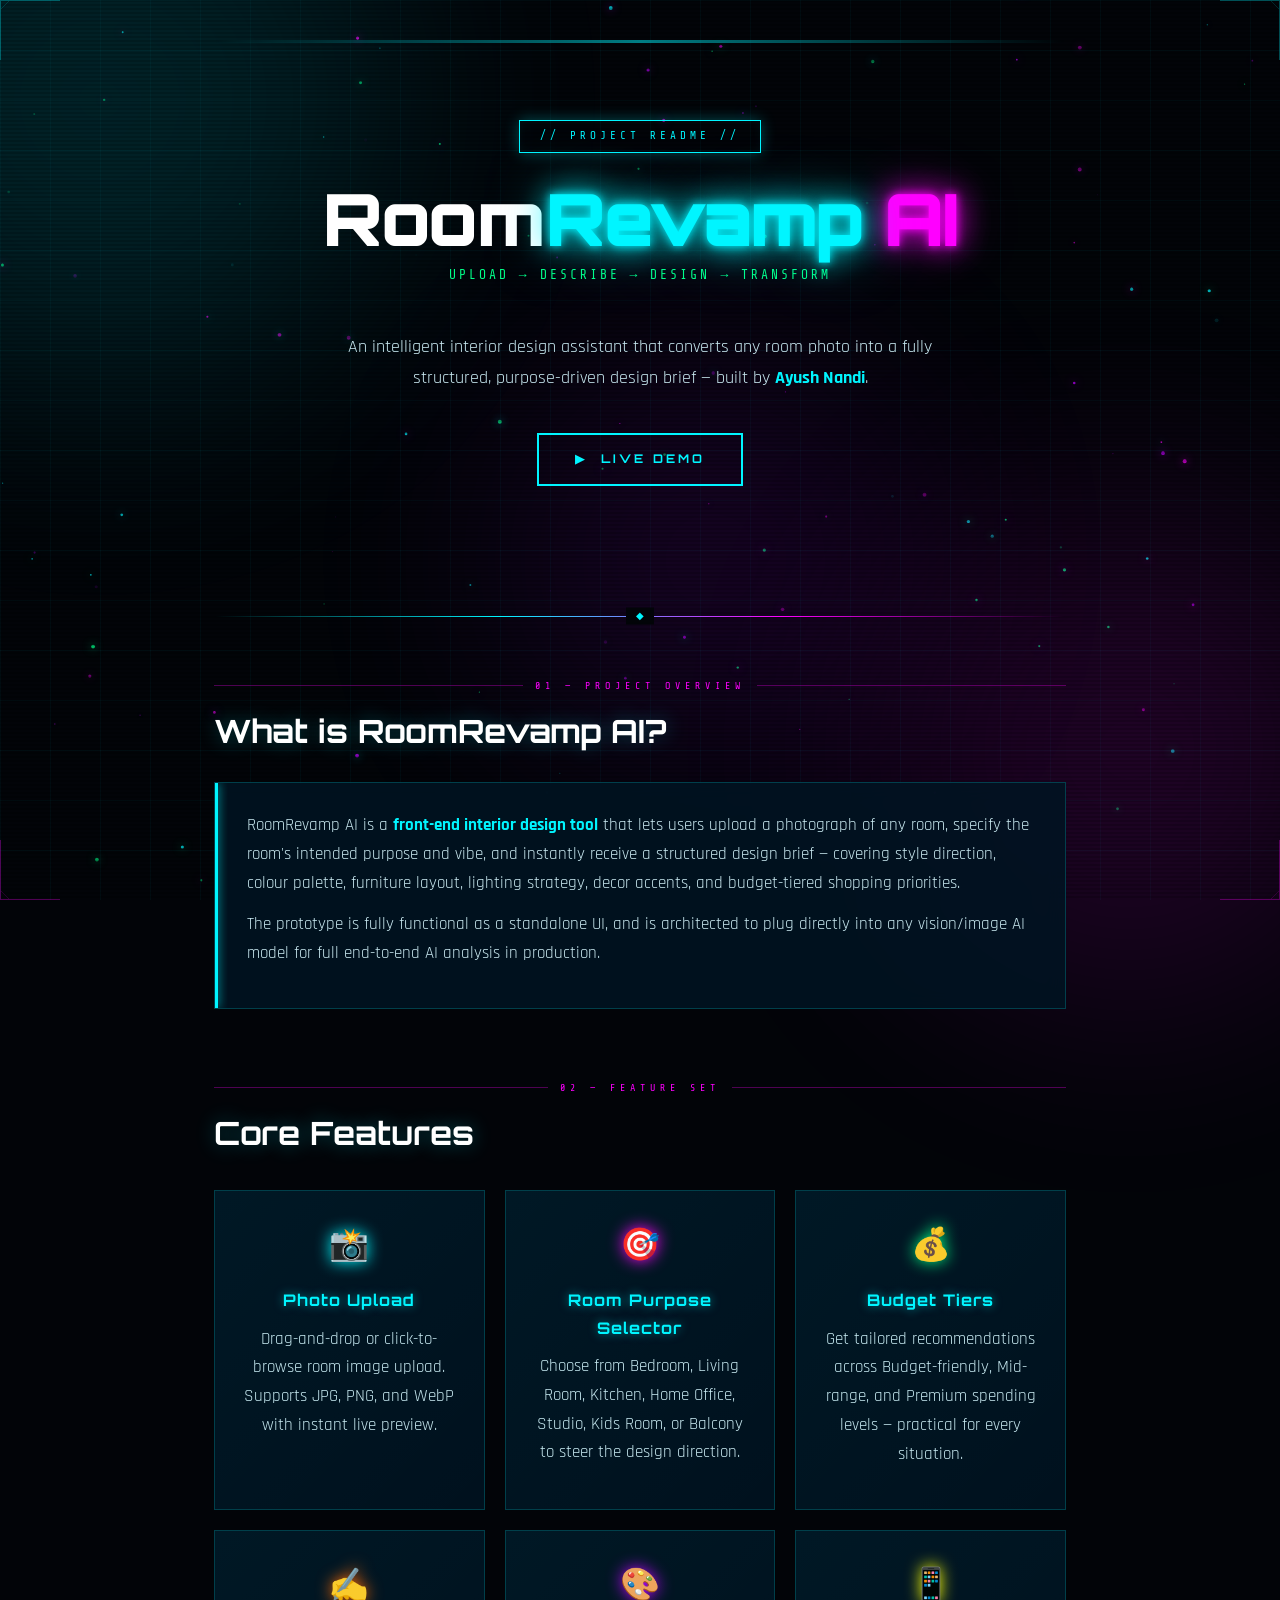
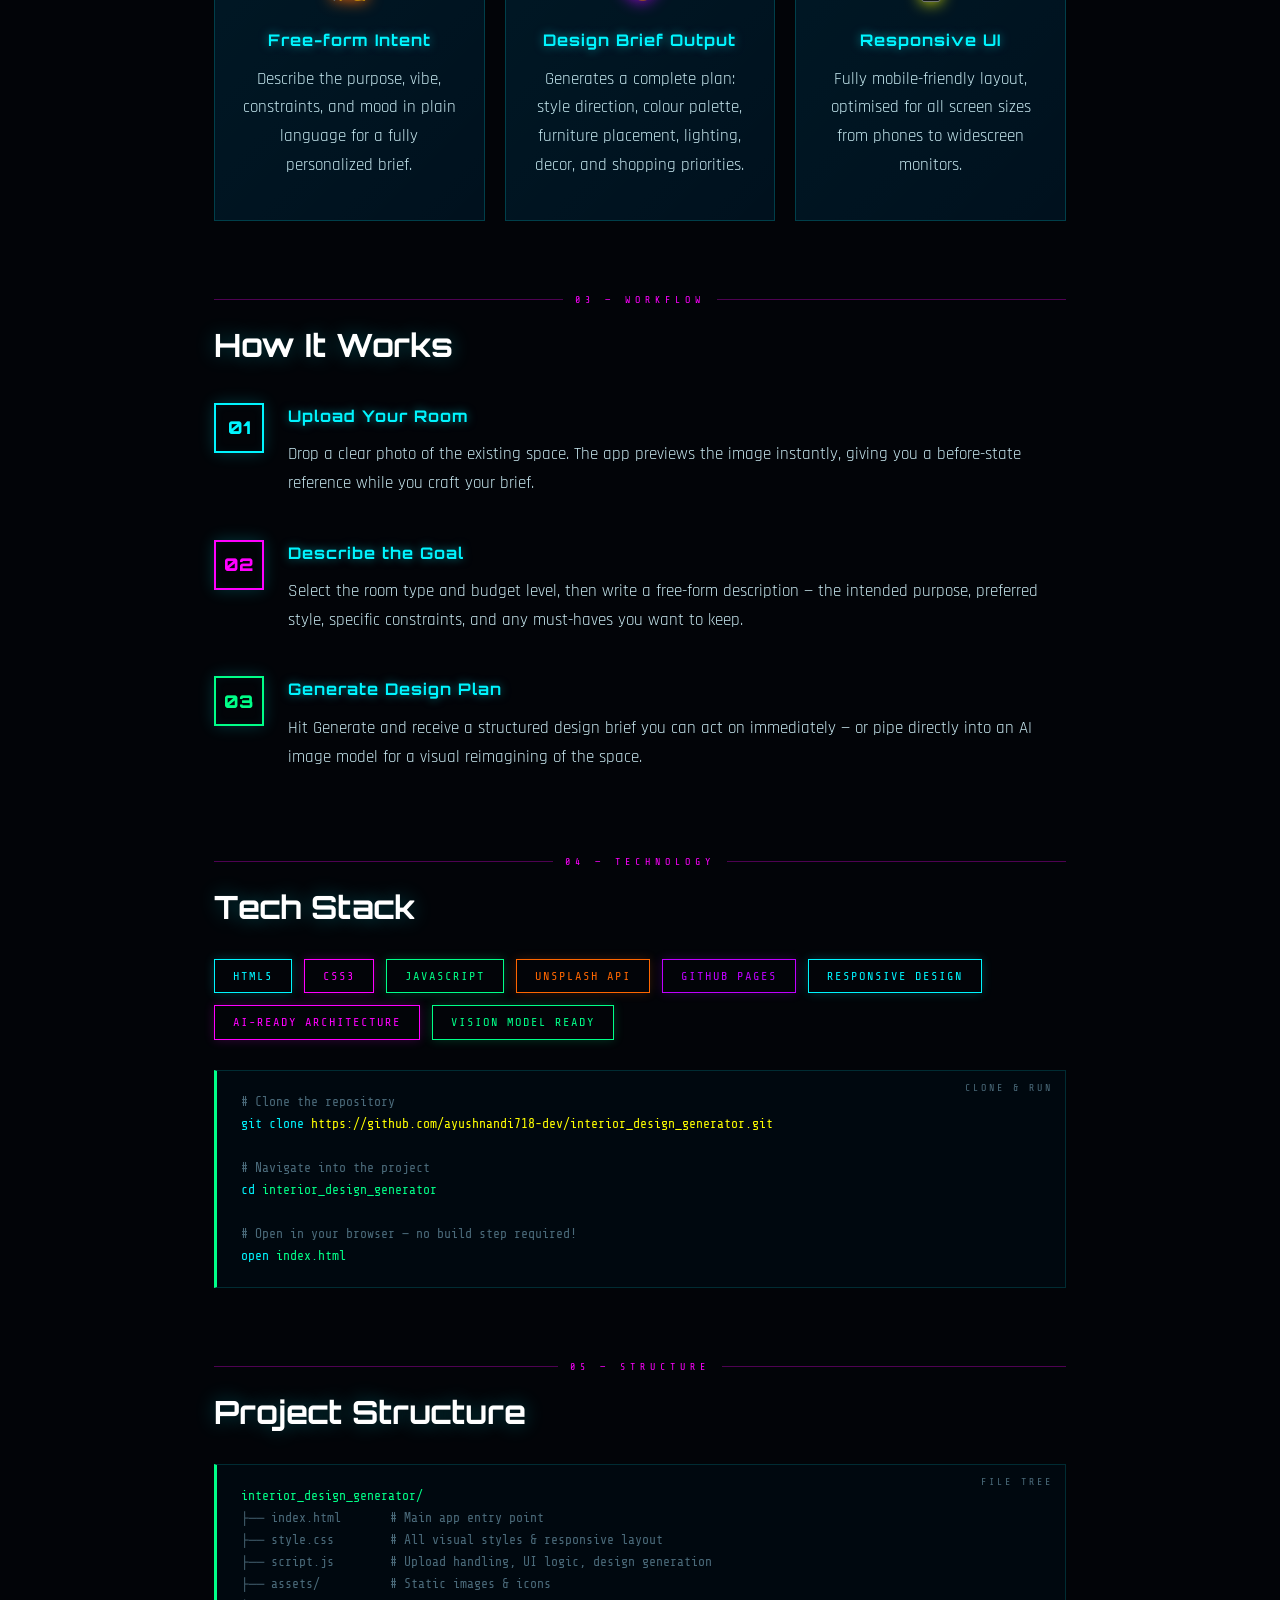
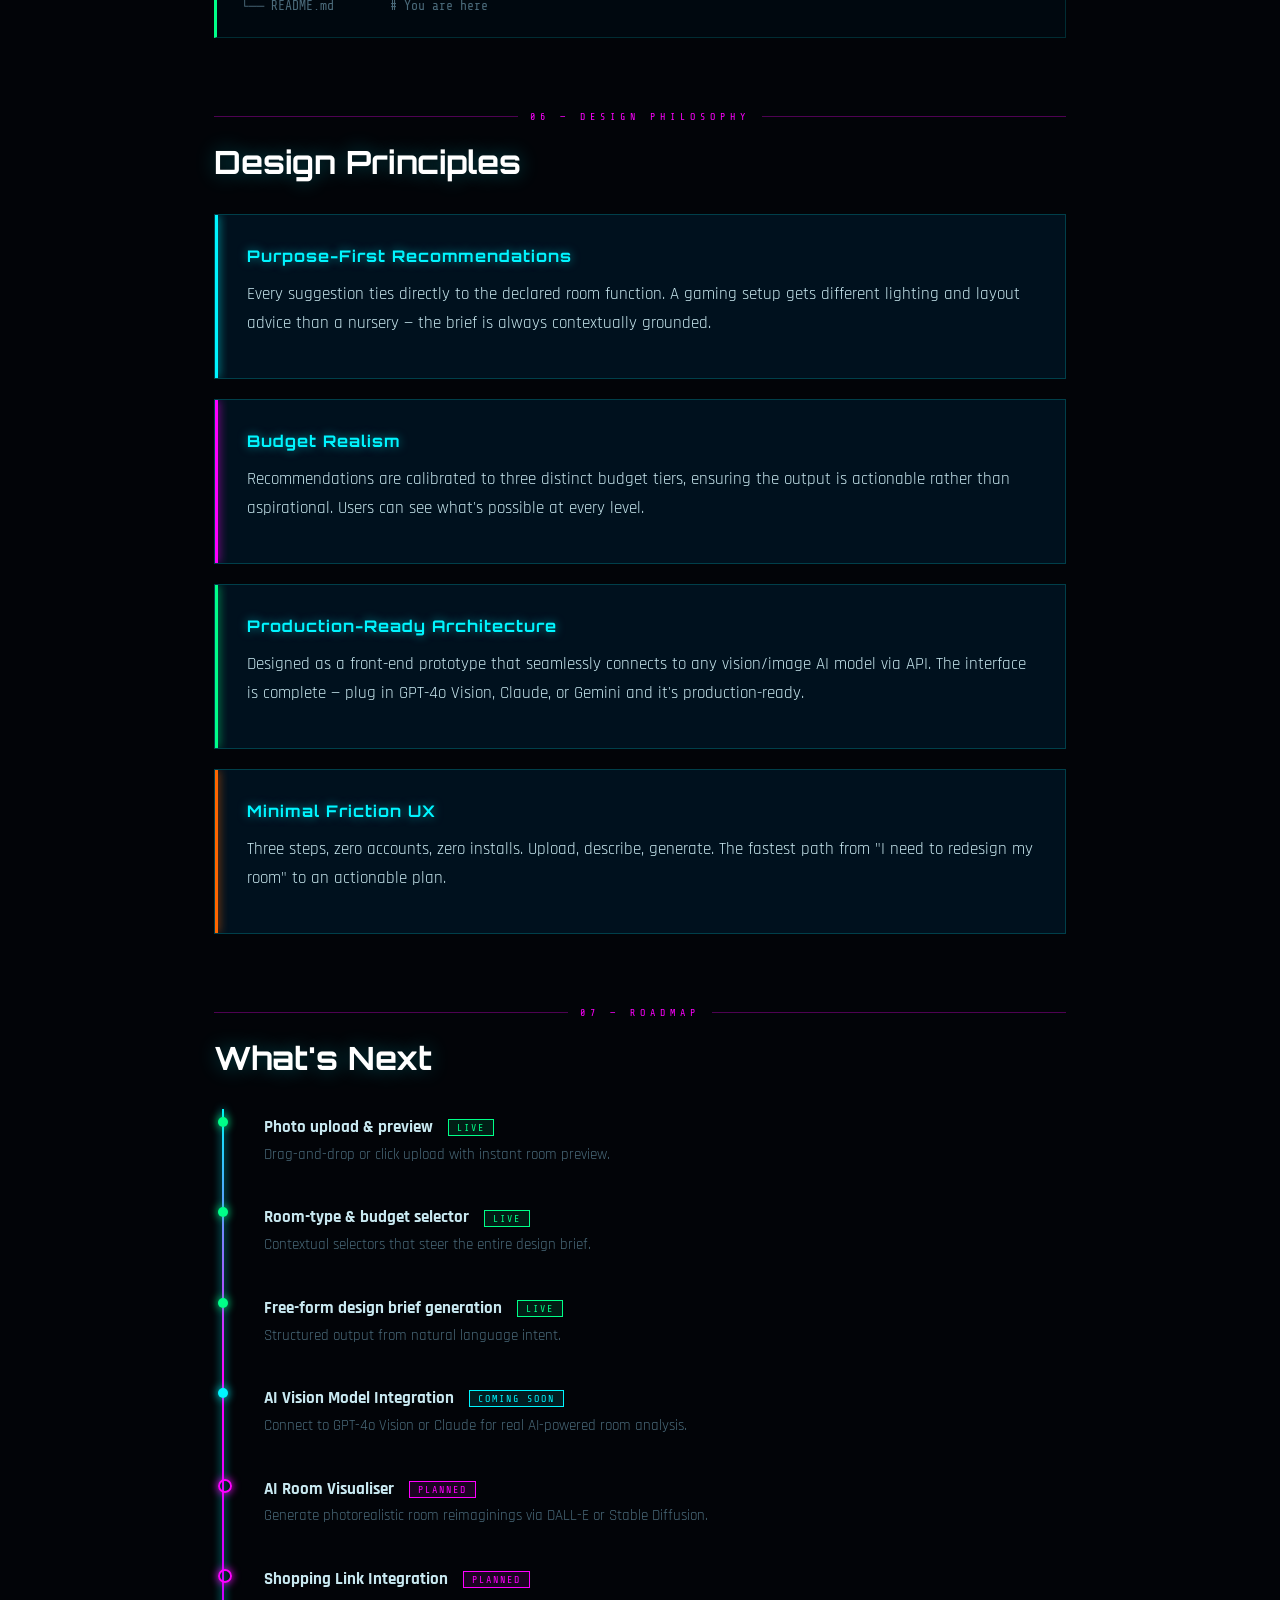
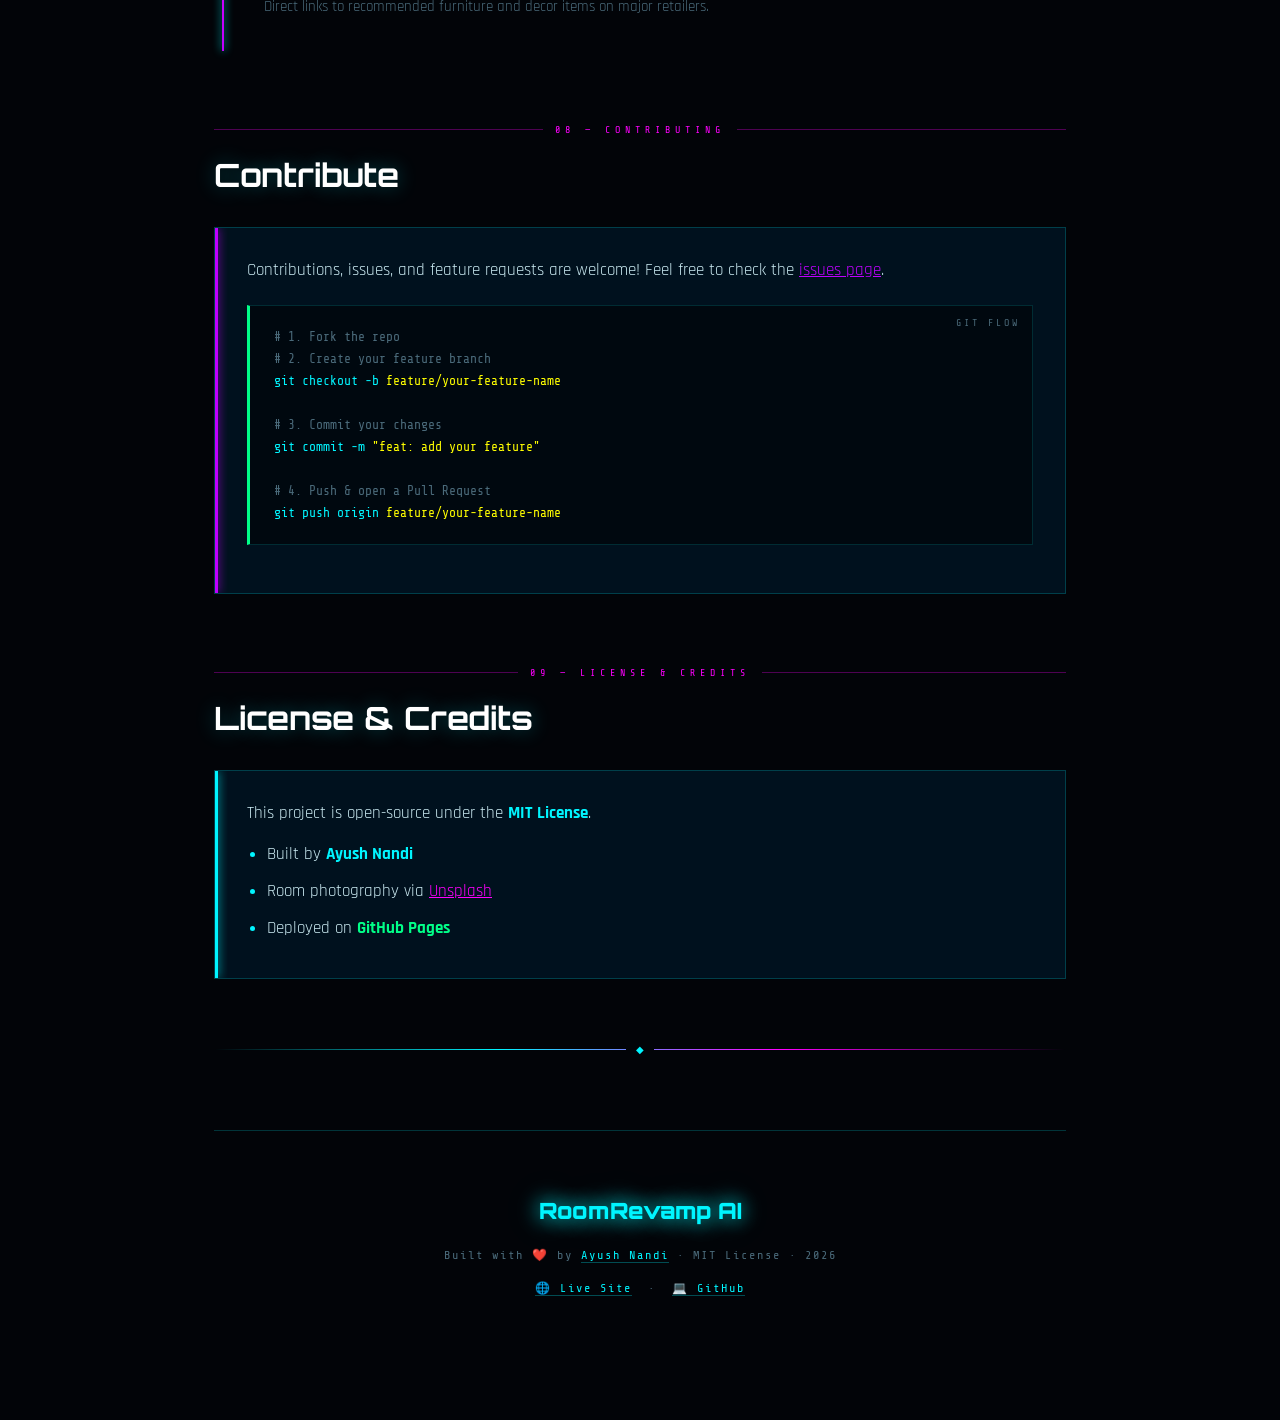
<file: readme.html>
<!DOCTYPE html>
<html lang="en">
<head>
<meta charset="UTF-8">
<meta name="viewport" content="width=device-width, initial-scale=1.0">
<title>RoomRevamp AI — README</title>
<link href="https://fonts.googleapis.com/css2?family=Orbitron:wght@400;700;900&family=Share+Tech+Mono&family=Rajdhani:wght@300;400;600&display=swap" rel="stylesheet">
<style>
  :root {
    --neon-cyan: #00f5ff;
    --neon-pink: #ff00ff;
    --neon-green: #00ff88;
    --neon-orange: #ff6600;
    --neon-purple: #bf00ff;
    --neon-yellow: #ffff00;
    --bg: #020408;
    --bg2: #050d14;
    --grid: rgba(0,245,255,0.04);
    --card-bg: rgba(0,20,35,0.85);
    --border: rgba(0,245,255,0.2);
    --text: #c8e8f0;
    --dim: #4a6a7a;
  }

  * { margin:0; padding:0; box-sizing:border-box; }

  html { scroll-behavior: smooth; }

  body {
    background: var(--bg);
    color: var(--text);
    font-family: 'Rajdhani', sans-serif;
    font-size: 17px;
    line-height: 1.7;
    overflow-x: hidden;
  }

  /* ── GRID BACKGROUND ── */
  body::before {
    content: '';
    position: fixed; inset: 0;
    background-image:
      linear-gradient(var(--grid) 1px, transparent 1px),
      linear-gradient(90deg, var(--grid) 1px, transparent 1px);
    background-size: 50px 50px;
    z-index: 0;
    pointer-events: none;
    animation: gridShift 20s linear infinite;
  }

  @keyframes gridShift {
    0%   { background-position: 0 0; }
    100% { background-position: 50px 50px; }
  }

  /* ── SCANLINES ── */
  body::after {
    content: '';
    position: fixed; inset: 0;
    background: repeating-linear-gradient(
      0deg,
      transparent,
      transparent 2px,
      rgba(0,0,0,0.15) 2px,
      rgba(0,0,0,0.15) 4px
    );
    z-index: 0;
    pointer-events: none;
  }

  /* ── AMBIENT GLOWS ── */
  .ambient {
    position: fixed;
    border-radius: 50%;
    filter: blur(120px);
    opacity: 0.12;
    pointer-events: none;
    z-index: 0;
  }
  .ambient-1 { width:600px; height:600px; background:var(--neon-cyan); top:-200px; left:-200px; animation: drift1 12s ease-in-out infinite alternate; }
  .ambient-2 { width:500px; height:500px; background:var(--neon-pink); bottom:-100px; right:-100px; animation: drift2 15s ease-in-out infinite alternate; }
  .ambient-3 { width:400px; height:400px; background:var(--neon-purple); top:40%; left:40%; animation: drift3 18s ease-in-out infinite alternate; }

  @keyframes drift1 { to { transform: translate(80px, 60px); opacity:0.18; } }
  @keyframes drift2 { to { transform: translate(-60px, -80px); opacity:0.15; } }
  @keyframes drift3 { to { transform: translate(-100px, 80px); opacity:0.08; } }

  /* ── LAYOUT ── */
  .wrapper {
    position: relative;
    z-index: 1;
    max-width: 900px;
    margin: 0 auto;
    padding: 40px 24px 80px;
  }

  /* ── HERO ── */
  .hero {
    text-align: center;
    padding: 80px 0 60px;
    position: relative;
  }

  .hero-badge {
    display: inline-block;
    font-family: 'Share Tech Mono', monospace;
    font-size: 11px;
    letter-spacing: 4px;
    color: var(--neon-cyan);
    border: 1px solid var(--neon-cyan);
    padding: 6px 20px;
    margin-bottom: 28px;
    text-transform: uppercase;
    animation: badgePulse 3s ease-in-out infinite;
    box-shadow: 0 0 15px rgba(0,245,255,0.3), inset 0 0 10px rgba(0,245,255,0.05);
  }

  @keyframes badgePulse {
    0%, 100% { box-shadow: 0 0 15px rgba(0,245,255,0.3), inset 0 0 10px rgba(0,245,255,0.05); }
    50%       { box-shadow: 0 0 30px rgba(0,245,255,0.6), inset 0 0 20px rgba(0,245,255,0.1); }
  }

  .hero h1 {
    font-family: 'Orbitron', sans-serif;
    font-size: clamp(2.4rem, 7vw, 4.5rem);
    font-weight: 900;
    line-height: 1.05;
    letter-spacing: -1px;
    margin-bottom: 8px;
  }

  .hero h1 .word-room { color: #fff; }
  .hero h1 .word-revamp {
    color: var(--neon-cyan);
    text-shadow:
      0 0 10px var(--neon-cyan),
      0 0 30px var(--neon-cyan),
      0 0 60px rgba(0,245,255,0.5);
    animation: flicker 5s infinite;
  }
  .hero h1 .word-ai {
    color: var(--neon-pink);
    text-shadow:
      0 0 10px var(--neon-pink),
      0 0 30px var(--neon-pink),
      0 0 60px rgba(255,0,255,0.4);
  }

  @keyframes flicker {
    0%,100% { opacity:1; }
    92%      { opacity:1; }
    93%      { opacity:0.6; }
    94%      { opacity:1; }
    96%      { opacity:0.8; }
    97%      { opacity:1; }
  }

  .hero-sub {
    font-family: 'Share Tech Mono', monospace;
    font-size: 13px;
    color: var(--neon-green);
    letter-spacing: 3px;
    text-transform: uppercase;
    margin-bottom: 36px;
    animation: typeIn 2s steps(40) both;
    overflow: hidden;
    white-space: nowrap;
    display: inline-block;
    max-width: 100%;
  }

  @keyframes typeIn {
    from { width: 0; }
    to   { width: 100%; }
  }

  .hero-desc {
    font-size: 18px;
    color: var(--text);
    max-width: 600px;
    margin: 0 auto 40px;
    opacity: 0;
    animation: fadeUp 1s 0.8s ease both;
  }

  @keyframes fadeUp {
    from { opacity:0; transform:translateY(20px); }
    to   { opacity:1; transform:translateY(0); }
  }

  /* ── BUTTON ── */
  .btn-neon {
    display: inline-block;
    font-family: 'Orbitron', sans-serif;
    font-size: 12px;
    font-weight: 700;
    letter-spacing: 3px;
    text-transform: uppercase;
    text-decoration: none;
    padding: 14px 36px;
    border: 2px solid var(--neon-cyan);
    color: var(--neon-cyan);
    background: transparent;
    position: relative;
    overflow: hidden;
    cursor: pointer;
    transition: color 0.3s;
    animation: fadeUp 1s 1.2s ease both;
  }
  .btn-neon::before {
    content: '';
    position: absolute; inset: 0;
    background: var(--neon-cyan);
    transform: translateX(-100%);
    transition: transform 0.3s ease;
    z-index: -1;
  }
  .btn-neon:hover { color: #000; }
  .btn-neon:hover::before { transform: translateX(0); }

  /* ── DIVIDER ── */
  .neon-divider {
    height: 1px;
    background: linear-gradient(90deg, transparent, var(--neon-cyan), var(--neon-pink), transparent);
    margin: 60px 0;
    position: relative;
    animation: dividerSweep 4s ease-in-out infinite;
  }
  @keyframes dividerSweep {
    0%,100% { opacity:0.4; }
    50%      { opacity:1; }
  }
  .neon-divider::after {
    content: '◆';
    position: absolute;
    left: 50%;
    top: 50%;
    transform: translate(-50%, -50%);
    color: var(--neon-cyan);
    font-size: 10px;
    background: var(--bg);
    padding: 0 10px;
    animation: rotateDiamond 6s linear infinite;
  }
  @keyframes rotateDiamond { to { transform: translate(-50%, -50%) rotate(360deg); } }

  /* ── SECTION HEADING ── */
  .section-label {
    font-family: 'Share Tech Mono', monospace;
    font-size: 10px;
    letter-spacing: 5px;
    color: var(--neon-pink);
    text-transform: uppercase;
    margin-bottom: 10px;
    display: flex;
    align-items: center;
    gap: 12px;
  }
  .section-label::before, .section-label::after {
    content: '';
    flex: 1;
    height: 1px;
    background: var(--neon-pink);
    opacity: 0.3;
  }

  h2 {
    font-family: 'Orbitron', sans-serif;
    font-size: clamp(1.3rem, 3.5vw, 2rem);
    font-weight: 700;
    color: #fff;
    text-shadow: 0 0 20px rgba(0,245,255,0.3);
    margin-bottom: 24px;
  }

  h3 {
    font-family: 'Orbitron', sans-serif;
    font-size: 1rem;
    font-weight: 700;
    color: var(--neon-cyan);
    text-shadow: 0 0 10px rgba(0,245,255,0.5);
    margin-bottom: 10px;
    letter-spacing: 1px;
  }

  /* ── CARDS ── */
  .card {
    background: var(--card-bg);
    border: 1px solid var(--border);
    padding: 28px 32px;
    margin-bottom: 20px;
    position: relative;
    overflow: hidden;
    backdrop-filter: blur(10px);
    transition: border-color 0.3s, transform 0.3s;
  }
  .card::before {
    content: '';
    position: absolute;
    top: 0; left: 0;
    width: 3px; height: 100%;
    background: var(--neon-cyan);
    box-shadow: 0 0 10px var(--neon-cyan);
  }
  .card:hover {
    border-color: var(--neon-cyan);
    transform: translateX(4px);
  }
  .card.pink::before { background: var(--neon-pink); box-shadow: 0 0 10px var(--neon-pink); }
  .card.green::before { background: var(--neon-green); box-shadow: 0 0 10px var(--neon-green); }
  .card.orange::before { background: var(--neon-orange); box-shadow: 0 0 10px var(--neon-orange); }
  .card.purple::before { background: var(--neon-purple); box-shadow: 0 0 10px var(--neon-purple); }

  /* ── FEATURE GRID ── */
  .feature-grid {
    display: grid;
    grid-template-columns: repeat(auto-fit, minmax(260px, 1fr));
    gap: 20px;
    margin-top: 30px;
  }

  .feature-card {
    background: var(--card-bg);
    border: 1px solid var(--border);
    padding: 28px 24px;
    position: relative;
    overflow: hidden;
    backdrop-filter: blur(10px);
    transition: all 0.3s;
    text-align: center;
  }
  .feature-card:hover {
    border-color: rgba(0,245,255,0.5);
    box-shadow: 0 0 30px rgba(0,245,255,0.1);
    transform: translateY(-4px);
  }
  .feature-card::after {
    content: '';
    position: absolute;
    inset: 0;
    background: linear-gradient(135deg, rgba(0,245,255,0.03), transparent);
    pointer-events: none;
  }

  .feat-icon {
    font-size: 2rem;
    margin-bottom: 14px;
    display: block;
    filter: drop-shadow(0 0 8px currentColor);
    animation: iconFloat 3s ease-in-out infinite;
  }
  @keyframes iconFloat {
    0%, 100% { transform: translateY(0); }
    50%       { transform: translateY(-6px); }
  }

  /* ── STEPS ── */
  .steps {
    counter-reset: step;
    margin-top: 30px;
  }

  .step {
    display: flex;
    gap: 24px;
    margin-bottom: 30px;
    align-items: flex-start;
  }

  .step-num {
    counter-increment: step;
    min-width: 50px;
    height: 50px;
    border: 2px solid var(--neon-cyan);
    display: flex;
    align-items: center;
    justify-content: center;
    font-family: 'Orbitron', sans-serif;
    font-size: 1.1rem;
    font-weight: 900;
    color: var(--neon-cyan);
    flex-shrink: 0;
    position: relative;
    box-shadow: 0 0 15px rgba(0,245,255,0.2), inset 0 0 10px rgba(0,245,255,0.05);
    animation: stepPulse 3s ease-in-out infinite;
  }
  .step-num::before { content: counter(step, decimal-leading-zero); }
  @keyframes stepPulse {
    0%,100% { box-shadow: 0 0 15px rgba(0,245,255,0.2), inset 0 0 10px rgba(0,245,255,0.05); }
    50%      { box-shadow: 0 0 25px rgba(0,245,255,0.5), inset 0 0 20px rgba(0,245,255,0.1); }
  }
  .step:nth-child(2) .step-num { border-color: var(--neon-pink); color: var(--neon-pink); }
  .step:nth-child(3) .step-num { border-color: var(--neon-green); color: var(--neon-green); }

  .step-content p { color: var(--text); }

  /* ── TECH STACK PILLS ── */
  .tech-stack {
    display: flex;
    flex-wrap: wrap;
    gap: 12px;
    margin-top: 20px;
  }

  .pill {
    font-family: 'Share Tech Mono', monospace;
    font-size: 12px;
    padding: 6px 18px;
    border: 1px solid;
    letter-spacing: 2px;
    text-transform: uppercase;
    position: relative;
    transition: all 0.3s;
  }
  .pill:hover { transform: scale(1.05); }
  .pill.cyan  { border-color: var(--neon-cyan);   color: var(--neon-cyan);   box-shadow: 0 0 10px rgba(0,245,255,0.2); }
  .pill.pink  { border-color: var(--neon-pink);   color: var(--neon-pink);   box-shadow: 0 0 10px rgba(255,0,255,0.2); }
  .pill.green { border-color: var(--neon-green);  color: var(--neon-green);  box-shadow: 0 0 10px rgba(0,255,136,0.2); }
  .pill.orange{ border-color: var(--neon-orange); color: var(--neon-orange); box-shadow: 0 0 10px rgba(255,102,0,0.2); }
  .pill.purple{ border-color: var(--neon-purple); color: var(--neon-purple); box-shadow: 0 0 10px rgba(191,0,255,0.2); }

  /* ── CODE BLOCK ── */
  .code-block {
    background: #00080f;
    border: 1px solid rgba(0,245,255,0.15);
    border-left: 3px solid var(--neon-green);
    padding: 20px 24px;
    font-family: 'Share Tech Mono', monospace;
    font-size: 13px;
    color: var(--neon-green);
    margin: 20px 0;
    position: relative;
    overflow: hidden;
  }
  .code-block::before {
    content: attr(data-label);
    position: absolute;
    top: 8px; right: 12px;
    font-size: 10px;
    letter-spacing: 3px;
    color: var(--dim);
    text-transform: uppercase;
  }
  .code-block .comment { color: var(--dim); }
  .code-block .cmd { color: var(--neon-cyan); }
  .code-block .str { color: var(--neon-yellow); }

  /* ── ROADMAP ── */
  .roadmap {
    position: relative;
    padding-left: 30px;
    margin-top: 24px;
  }
  .roadmap::before {
    content: '';
    position: absolute;
    left: 8px; top: 0; bottom: 0;
    width: 2px;
    background: linear-gradient(180deg, var(--neon-cyan), var(--neon-pink), var(--neon-purple));
    box-shadow: 0 0 8px var(--neon-cyan);
  }

  .roadmap-item {
    position: relative;
    padding: 4px 0 20px 20px;
  }
  .roadmap-item::before {
    content: '';
    position: absolute;
    left: -26px;
    top: 8px;
    width: 10px; height: 10px;
    border-radius: 50%;
    background: var(--neon-cyan);
    box-shadow: 0 0 10px var(--neon-cyan);
  }
  .roadmap-item.done::before { background: var(--neon-green); box-shadow: 0 0 10px var(--neon-green); }
  .roadmap-item.future::before { background: transparent; border: 2px solid var(--neon-pink); box-shadow: 0 0 8px var(--neon-pink); }

  .status {
    font-family: 'Share Tech Mono', monospace;
    font-size: 10px;
    letter-spacing: 2px;
    padding: 2px 8px;
    margin-left: 10px;
    vertical-align: middle;
  }
  .status.live   { background: rgba(0,255,136,0.1); color: var(--neon-green); border: 1px solid var(--neon-green); }
  .status.soon   { background: rgba(0,245,255,0.1); color: var(--neon-cyan);  border: 1px solid var(--neon-cyan);  }
  .status.future { background: rgba(255,0,255,0.1); color: var(--neon-pink);  border: 1px solid var(--neon-pink);  }

  /* ── FOOTER ── */
  .footer {
    text-align: center;
    padding: 60px 0 30px;
    border-top: 1px solid var(--border);
    margin-top: 80px;
  }

  .footer-logo {
    font-family: 'Orbitron', sans-serif;
    font-size: 1.4rem;
    font-weight: 900;
    color: var(--neon-cyan);
    text-shadow: 0 0 20px var(--neon-cyan), 0 0 40px rgba(0,245,255,0.3);
    margin-bottom: 16px;
  }

  .footer p {
    font-family: 'Share Tech Mono', monospace;
    font-size: 12px;
    color: var(--dim);
    letter-spacing: 2px;
  }

  .footer a {
    color: var(--neon-cyan);
    text-decoration: none;
    border-bottom: 1px solid rgba(0,245,255,0.3);
    transition: border-color 0.3s;
  }
  .footer a:hover { border-color: var(--neon-cyan); }

  /* ── CORNER DECORATION ── */
  .corner {
    position: fixed;
    z-index: 10;
    pointer-events: none;
    opacity: 0.3;
  }
  .corner svg { display: block; }
  .corner-tl { top: 0; left: 0; }
  .corner-tr { top: 0; right: 0; transform: scaleX(-1); }
  .corner-bl { bottom: 0; left: 0; transform: scaleY(-1); }
  .corner-br { bottom: 0; right: 0; transform: scale(-1); }

  /* ── SCROLLBAR ── */
  ::-webkit-scrollbar { width: 4px; }
  ::-webkit-scrollbar-track { background: var(--bg2); }
  ::-webkit-scrollbar-thumb { background: var(--neon-cyan); box-shadow: 0 0 6px var(--neon-cyan); }

  /* ── PARTICLE CANVAS ── */
  #particles {
    position: fixed;
    inset: 0;
    z-index: 0;
    pointer-events: none;
  }

  /* ── GLITCH ── */
  .glitch {
    position: relative;
  }
  .glitch::before, .glitch::after {
    content: attr(data-text);
    position: absolute;
    left: 0; top: 0;
    width: 100%;
    overflow: hidden;
    clip: rect(0, 900px, 0, 0);
  }
  .glitch::before {
    color: var(--neon-pink);
    animation: glitch1 4s infinite;
    left: 2px;
  }
  .glitch::after {
    color: var(--neon-cyan);
    animation: glitch2 4s infinite;
    left: -2px;
  }
  @keyframes glitch1 {
    0%,90%,100% { clip: rect(0,0,0,0); }
    91% { clip: rect(20px,900px,30px,0); transform: skew(0.5deg); }
    93% { clip: rect(60px,900px,70px,0); }
    95% { clip: rect(10px,900px,20px,0); }
  }
  @keyframes glitch2 {
    0%,90%,100% { clip: rect(0,0,0,0); }
    92% { clip: rect(40px,900px,50px,0); transform: skew(-0.3deg); }
    94% { clip: rect(5px,900px,15px,0); }
  }

  /* ── SCAN LINE ── */
  .hero::after {
    content: '';
    position: absolute;
    top: 0; left: 0; right: 0;
    height: 3px;
    background: linear-gradient(90deg, transparent, var(--neon-cyan), transparent);
    animation: scanLine 6s linear infinite;
    opacity: 0.5;
  }
  @keyframes scanLine {
    0%   { top: 0%; }
    100% { top: 100%; }
  }

  p { margin-bottom: 12px; }
  ul { padding-left: 20px; }
  li { margin-bottom: 8px; }
  li::marker { color: var(--neon-cyan); }

  section { margin-bottom: 70px; opacity:0; transform:translateY(30px); transition: opacity 0.7s ease, transform 0.7s ease; }
  section.visible { opacity:1; transform:translateY(0); }
</style>
</head>
<body>

<canvas id="particles"></canvas>

<div class="ambient ambient-1"></div>
<div class="ambient ambient-2"></div>
<div class="ambient ambient-3"></div>

<!-- Corner decorations -->
<div class="corner corner-tl">
  <svg width="60" height="60" viewBox="0 0 60 60" fill="none" xmlns="http://www.w3.org/2000/svg">
    <path d="M0 60 L0 0 L60 0" stroke="#00f5ff" stroke-width="2" fill="none"/>
    <path d="M0 50 L0 10 L10 0" stroke="#00f5ff" stroke-width="1" fill="none" opacity="0.5"/>
  </svg>
</div>
<div class="corner corner-tr">
  <svg width="60" height="60" viewBox="0 0 60 60" fill="none" xmlns="http://www.w3.org/2000/svg">
    <path d="M0 60 L0 0 L60 0" stroke="#00f5ff" stroke-width="2" fill="none"/>
    <path d="M0 50 L0 10 L10 0" stroke="#00f5ff" stroke-width="1" fill="none" opacity="0.5"/>
  </svg>
</div>
<div class="corner corner-bl">
  <svg width="60" height="60" viewBox="0 0 60 60" fill="none" xmlns="http://www.w3.org/2000/svg">
    <path d="M0 60 L0 0 L60 0" stroke="#ff00ff" stroke-width="2" fill="none"/>
    <path d="M0 50 L0 10 L10 0" stroke="#ff00ff" stroke-width="1" fill="none" opacity="0.5"/>
  </svg>
</div>
<div class="corner corner-br">
  <svg width="60" height="60" viewBox="0 0 60 60" fill="none" xmlns="http://www.w3.org/2000/svg">
    <path d="M0 60 L0 0 L60 0" stroke="#ff00ff" stroke-width="2" fill="none"/>
    <path d="M0 50 L0 10 L10 0" stroke="#ff00ff" stroke-width="1" fill="none" opacity="0.5"/>
  </svg>
</div>

<div class="wrapper">

  <!-- HERO -->
  <div class="hero">
    <div class="hero-badge">// PROJECT README //</div>
    <h1>
      <span class="word-room">Room</span><span class="word-revamp glitch" data-text="Revamp">Revamp</span>&nbsp;<span class="word-ai">AI</span>
    </h1>
    <p class="hero-sub">Upload → Describe → Design → Transform</p>
    <p class="hero-desc">
      An intelligent interior design assistant that converts any room photo into a fully structured, purpose-driven design brief — built by <strong style="color:var(--neon-cyan)">Ayush Nandi</strong>.
    </p>
    <a class="btn-neon" href="https://ayushnandi718-dev.github.io/interior_design_generator/" target="_blank">
      ▶ &nbsp;Live Demo
    </a>
  </div>

  <div class="neon-divider"></div>

  <!-- OVERVIEW -->
  <section>
    <div class="section-label">01 — Project Overview</div>
    <h2>What is RoomRevamp AI?</h2>
    <div class="card">
      <p>
        RoomRevamp AI is a <strong style="color:var(--neon-cyan)">front-end interior design tool</strong> that lets users upload a photograph of any room, specify the room's intended purpose and vibe, and instantly receive a structured design brief — covering style direction, colour palette, furniture layout, lighting strategy, decor accents, and budget-tiered shopping priorities.
      </p>
      <p>
        The prototype is fully functional as a standalone UI, and is architected to plug directly into any vision/image AI model for full end-to-end AI analysis in production.
      </p>
    </div>
  </section>

  <!-- FEATURES -->
  <section>
    <div class="section-label">02 — Feature Set</div>
    <h2>Core Features</h2>

    <div class="feature-grid">

      <div class="feature-card">
        <span class="feat-icon" style="color:var(--neon-cyan)">📸</span>
        <h3>Photo Upload</h3>
        <p>Drag-and-drop or click-to-browse room image upload. Supports JPG, PNG, and WebP with instant live preview.</p>
      </div>

      <div class="feature-card">
        <span class="feat-icon" style="color:var(--neon-pink)" style="animation-delay:0.5s">🎯</span>
        <h3>Room Purpose Selector</h3>
        <p>Choose from Bedroom, Living Room, Kitchen, Home Office, Studio, Kids Room, or Balcony to steer the design direction.</p>
      </div>

      <div class="feature-card">
        <span class="feat-icon" style="color:var(--neon-green)">💰</span>
        <h3>Budget Tiers</h3>
        <p>Get tailored recommendations across Budget-friendly, Mid-range, and Premium spending levels — practical for every situation.</p>
      </div>

      <div class="feature-card">
        <span class="feat-icon" style="color:var(--neon-orange)">✍️</span>
        <h3>Free-form Intent</h3>
        <p>Describe the purpose, vibe, constraints, and mood in plain language for a fully personalized brief.</p>
      </div>

      <div class="feature-card">
        <span class="feat-icon" style="color:var(--neon-purple)">🎨</span>
        <h3>Design Brief Output</h3>
        <p>Generates a complete plan: style direction, colour palette, furniture placement, lighting, decor, and shopping priorities.</p>
      </div>

      <div class="feature-card">
        <span class="feat-icon" style="color:var(--neon-yellow)">📱</span>
        <h3>Responsive UI</h3>
        <p>Fully mobile-friendly layout, optimised for all screen sizes from phones to widescreen monitors.</p>
      </div>

    </div>
  </section>

  <!-- HOW IT WORKS -->
  <section>
    <div class="section-label">03 — Workflow</div>
    <h2>How It Works</h2>
    <div class="steps">
      <div class="step">
        <div class="step-num"></div>
        <div class="step-content">
          <h3>Upload Your Room</h3>
          <p>Drop a clear photo of the existing space. The app previews the image instantly, giving you a before-state reference while you craft your brief.</p>
        </div>
      </div>
      <div class="step">
        <div class="step-num"></div>
        <div class="step-content">
          <h3>Describe the Goal</h3>
          <p>Select the room type and budget level, then write a free-form description — the intended purpose, preferred style, specific constraints, and any must-haves you want to keep.</p>
        </div>
      </div>
      <div class="step">
        <div class="step-num"></div>
        <div class="step-content">
          <h3>Generate Design Plan</h3>
          <p>Hit Generate and receive a structured design brief you can act on immediately — or pipe directly into an AI image model for a visual reimagining of the space.</p>
        </div>
      </div>
    </div>
  </section>

  <!-- TECH STACK -->
  <section>
    <div class="section-label">04 — Technology</div>
    <h2>Tech Stack</h2>
    <div class="tech-stack">
      <span class="pill cyan">HTML5</span>
      <span class="pill pink">CSS3</span>
      <span class="pill green">JavaScript</span>
      <span class="pill orange">Unsplash API</span>
      <span class="pill purple">GitHub Pages</span>
      <span class="pill cyan">Responsive Design</span>
      <span class="pill pink">AI-Ready Architecture</span>
      <span class="pill green">Vision Model Ready</span>
    </div>

    <div class="code-block" data-label="Clone &amp; Run" style="margin-top:30px">
      <span class="comment"># Clone the repository</span><br>
      <span class="cmd">git clone</span> <span class="str">https://github.com/ayushnandi718-dev/interior_design_generator.git</span><br>
      <br>
      <span class="comment"># Navigate into the project</span><br>
      <span class="cmd">cd</span> interior_design_generator<br>
      <br>
      <span class="comment"># Open in your browser — no build step required!</span><br>
      <span class="cmd">open</span> index.html
    </div>
  </section>

  <!-- PROJECT STRUCTURE -->
  <section>
    <div class="section-label">05 — Structure</div>
    <h2>Project Structure</h2>
    <div class="code-block" data-label="File Tree">
      interior_design_generator/<br>
      <span class="comment">├── index.html &nbsp;&nbsp;&nbsp;&nbsp;&nbsp;&nbsp;# Main app entry point</span><br>
      <span class="comment">├── style.css &nbsp;&nbsp;&nbsp;&nbsp;&nbsp;&nbsp;&nbsp;# All visual styles &amp; responsive layout</span><br>
      <span class="comment">├── script.js &nbsp;&nbsp;&nbsp;&nbsp;&nbsp;&nbsp;&nbsp;# Upload handling, UI logic, design generation</span><br>
      <span class="comment">├── assets/ &nbsp;&nbsp;&nbsp;&nbsp;&nbsp;&nbsp;&nbsp;&nbsp;&nbsp;# Static images &amp; icons</span><br>
      <span class="comment">└── README.md &nbsp;&nbsp;&nbsp;&nbsp;&nbsp;&nbsp;&nbsp;# You are here</span>
    </div>
  </section>

  <!-- DESIGN PHILOSOPHY -->
  <section>
    <div class="section-label">06 — Design Philosophy</div>
    <h2>Design Principles</h2>
    <div class="card">
      <h3>Purpose-First Recommendations</h3>
      <p>Every suggestion ties directly to the declared room function. A gaming setup gets different lighting and layout advice than a nursery — the brief is always contextually grounded.</p>
    </div>
    <div class="card pink">
      <h3>Budget Realism</h3>
      <p>Recommendations are calibrated to three distinct budget tiers, ensuring the output is actionable rather than aspirational. Users can see what's possible at every level.</p>
    </div>
    <div class="card green">
      <h3>Production-Ready Architecture</h3>
      <p>Designed as a front-end prototype that seamlessly connects to any vision/image AI model via API. The interface is complete — plug in GPT-4o Vision, Claude, or Gemini and it's production-ready.</p>
    </div>
    <div class="card orange">
      <h3>Minimal Friction UX</h3>
      <p>Three steps, zero accounts, zero installs. Upload, describe, generate. The fastest path from "I need to redesign my room" to an actionable plan.</p>
    </div>
  </section>

  <!-- ROADMAP -->
  <section>
    <div class="section-label">07 — Roadmap</div>
    <h2>What's Next</h2>
    <div class="roadmap">

      <div class="roadmap-item done">
        <strong>Photo upload &amp; preview</strong>
        <span class="status live">LIVE</span>
        <p style="color:var(--dim); font-size:15px;">Drag-and-drop or click upload with instant room preview.</p>
      </div>

      <div class="roadmap-item done">
        <strong>Room-type &amp; budget selector</strong>
        <span class="status live">LIVE</span>
        <p style="color:var(--dim); font-size:15px;">Contextual selectors that steer the entire design brief.</p>
      </div>

      <div class="roadmap-item done">
        <strong>Free-form design brief generation</strong>
        <span class="status live">LIVE</span>
        <p style="color:var(--dim); font-size:15px;">Structured output from natural language intent.</p>
      </div>

      <div class="roadmap-item">
        <strong>AI Vision Model Integration</strong>
        <span class="status soon">COMING SOON</span>
        <p style="color:var(--dim); font-size:15px;">Connect to GPT-4o Vision or Claude for real AI-powered room analysis.</p>
      </div>

      <div class="roadmap-item future">
        <strong>AI Room Visualiser</strong>
        <span class="status future">PLANNED</span>
        <p style="color:var(--dim); font-size:15px;">Generate photorealistic room reimaginings via DALL-E or Stable Diffusion.</p>
      </div>

      <div class="roadmap-item future">
        <strong>Shopping Link Integration</strong>
        <span class="status future">PLANNED</span>
        <p style="color:var(--dim); font-size:15px;">Direct links to recommended furniture and decor items on major retailers.</p>
      </div>

    </div>
  </section>

  <!-- CONTRIBUTING -->
  <section>
    <div class="section-label">08 — Contributing</div>
    <h2>Contribute</h2>
    <div class="card purple">
      <p>Contributions, issues, and feature requests are welcome! Feel free to check the <a href="https://github.com/ayushnandi718-dev/interior_design_generator/issues" target="_blank" style="color:var(--neon-purple)">issues page</a>.</p>
      <div class="code-block" style="margin-top:20px" data-label="Git Flow">
        <span class="comment"># 1. Fork the repo</span><br>
        <span class="comment"># 2. Create your feature branch</span><br>
        <span class="cmd">git checkout -b</span> <span class="str">feature/your-feature-name</span><br>
        <br>
        <span class="comment"># 3. Commit your changes</span><br>
        <span class="cmd">git commit -m</span> <span class="str">"feat: add your feature"</span><br>
        <br>
        <span class="comment"># 4. Push &amp; open a Pull Request</span><br>
        <span class="cmd">git push origin</span> <span class="str">feature/your-feature-name</span>
      </div>
    </div>
  </section>

  <!-- LICENSE -->
  <section>
    <div class="section-label">09 — License &amp; Credits</div>
    <h2>License &amp; Credits</h2>
    <div class="card">
      <p>This project is open-source under the <strong style="color:var(--neon-cyan)">MIT License</strong>.</p>
      <ul>
        <li>Built by <strong style="color:var(--neon-cyan)">Ayush Nandi</strong></li>
        <li>Room photography via <a href="https://unsplash.com" target="_blank" style="color:var(--neon-pink)">Unsplash</a></li>
        <li>Deployed on <strong style="color:var(--neon-green)">GitHub Pages</strong></li>
      </ul>
    </div>
  </section>

  <!-- FOOTER -->
  <div class="neon-divider"></div>
  <div class="footer">
    <div class="footer-logo">RoomRevamp AI</div>
    <p>Built with ❤️ by <a href="https://github.com/ayushnandi718-dev" target="_blank">Ayush Nandi</a> · MIT License · 2026</p>
    <p style="margin-top:10px">
      <a href="https://ayushnandi718-dev.github.io/interior_design_generator/" target="_blank">🌐 Live Site</a>
      &nbsp;·&nbsp;
      <a href="https://github.com/ayushnandi718-dev/interior_design_generator" target="_blank">💻 GitHub</a>
    </p>
  </div>

</div>

<script>
// ── PARTICLE SYSTEM ──────────────────────────────────────────────────────────
const canvas = document.getElementById('particles');
const ctx = canvas.getContext('2d');
let W, H, particles = [];

function resize() {
  W = canvas.width = window.innerWidth;
  H = canvas.height = window.innerHeight;
}
resize();
window.addEventListener('resize', resize);

const COLORS = ['#00f5ff', '#ff00ff', '#00ff88', '#bf00ff'];

function Particle() {
  this.x = Math.random() * W;
  this.y = Math.random() * H;
  this.vx = (Math.random() - 0.5) * 0.4;
  this.vy = -Math.random() * 0.5 - 0.2;
  this.r = Math.random() * 1.5 + 0.5;
  this.life = 0;
  this.maxLife = Math.random() * 300 + 200;
  this.color = COLORS[Math.floor(Math.random() * COLORS.length)];
}

for (let i = 0; i < 120; i++) {
  const p = new Particle();
  p.life = Math.random() * p.maxLife;
  particles.push(p);
}

function animateParticles() {
  ctx.clearRect(0, 0, W, H);
  particles.forEach(p => {
    p.life++;
    if (p.life > p.maxLife) { Object.assign(p, new Particle()); p.life = 0; }
    const alpha = Math.sin((p.life / p.maxLife) * Math.PI) * 0.7;
    ctx.beginPath();
    ctx.arc(p.x, p.y, p.r, 0, Math.PI * 2);
    ctx.fillStyle = p.color + Math.round(alpha * 255).toString(16).padStart(2,'0');
    ctx.fill();
    ctx.shadowBlur = 8;
    ctx.shadowColor = p.color;
    p.x += p.vx;
    p.y += p.vy;
  });
  requestAnimationFrame(animateParticles);
}
animateParticles();

// ── SCROLL REVEAL ────────────────────────────────────────────────────────────
const observer = new IntersectionObserver(entries => {
  entries.forEach(e => {
    if (e.isIntersecting) {
      e.target.classList.add('visible');
      observer.unobserve(e.target);
    }
  });
}, { threshold: 0.1 });

document.querySelectorAll('section').forEach(s => observer.observe(s));

// ── CURSOR TRAIL ─────────────────────────────────────────────────────────────
let mouseX = 0, mouseY = 0;
const trails = [];

document.addEventListener('mousemove', e => {
  mouseX = e.clientX;
  mouseY = e.clientY;
  trails.push({ x: mouseX, y: mouseY, life: 12 });
  if (trails.length > 20) trails.shift();
});

function drawTrails() {
  trails.forEach((t, i) => {
    t.life--;
    if (t.life <= 0) { trails.splice(i, 1); return; }
    ctx.beginPath();
    ctx.arc(t.x, t.y, (t.life / 12) * 3, 0, Math.PI * 2);
    ctx.fillStyle = `rgba(0,245,255,${t.life / 24})`;
    ctx.fill();
  });
}
</script>
</body>
</html>
</file>
